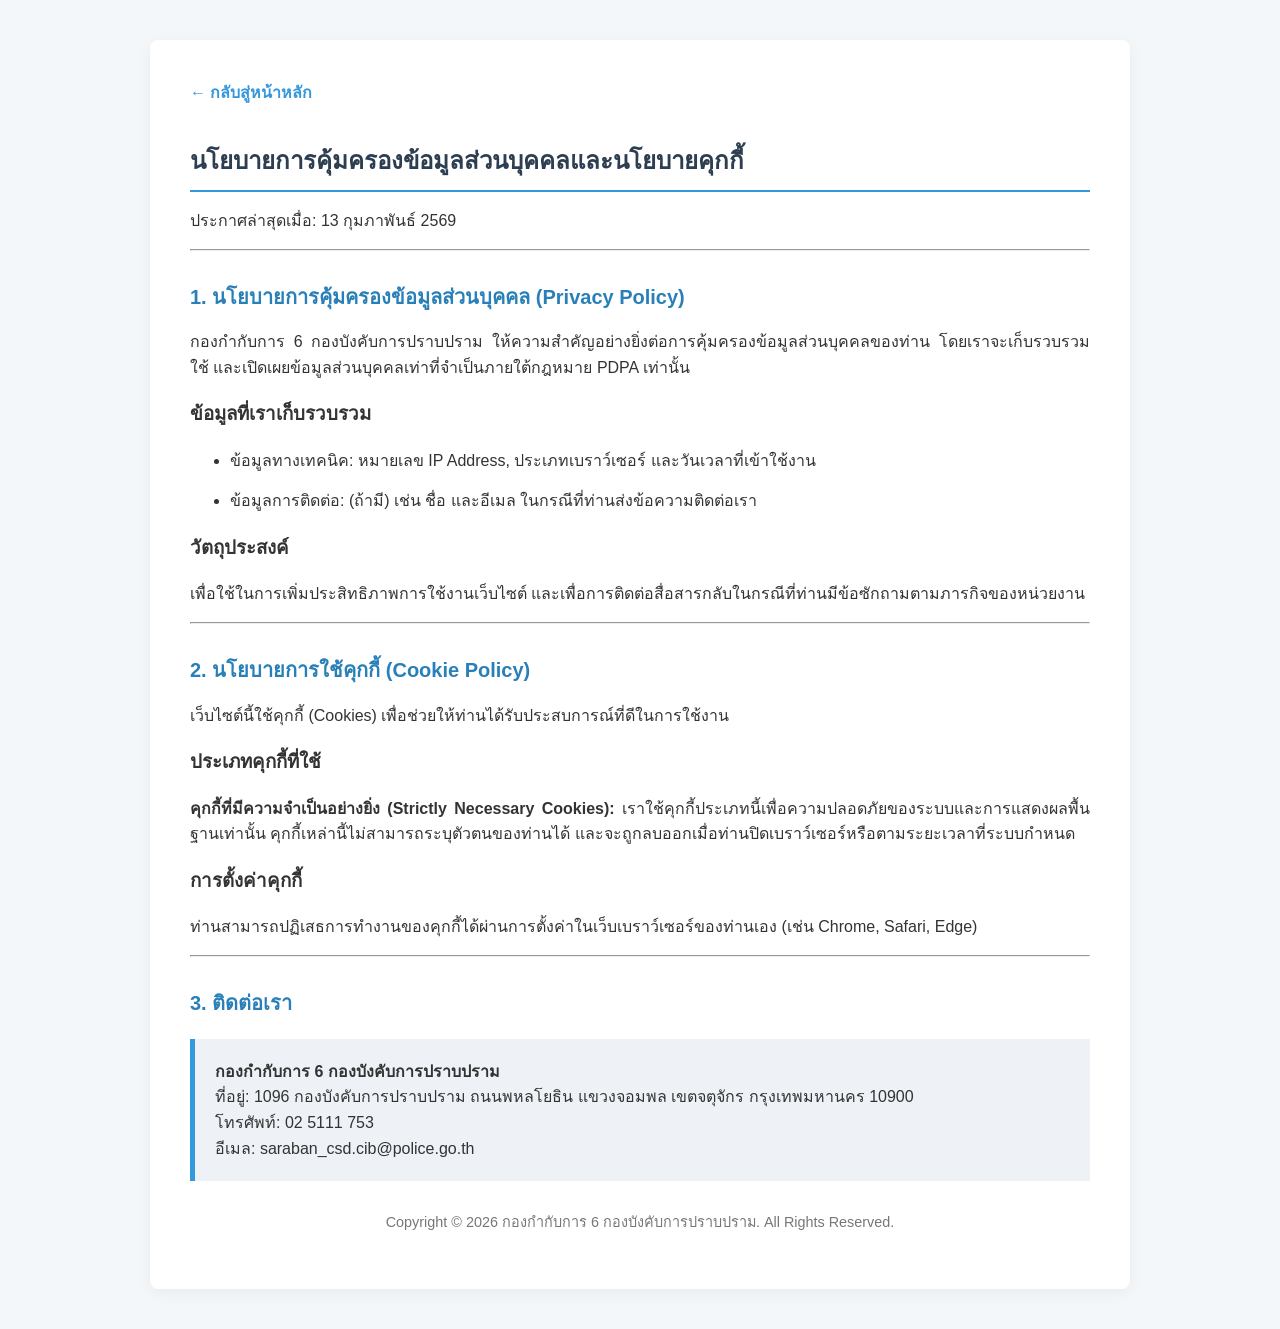
<file: templates/privacy_policy.html>
<!DOCTYPE html>
<html lang="th">

<head>
    <meta charset="UTF-8">
    <meta name="viewport" content="width=device-width, initial-scale=1.0">
    <title>นโยบายความเป็นส่วนตัวและคุกกี้ - กองกำกับการ 6 กองบังคับการปราบปราม</title>
    <style>
        body {
            font-family: 'Sarabun', sans-serif;
            /* แนะนำให้ต่อ Google Fonts */
            line-height: 1.6;
            color: #333;
            margin: 0;
            padding: 0;
            background-color: #f4f7f9;
        }

        .container {
            max-width: 900px;
            margin: 40px auto;
            background: #fff;
            padding: 40px;
            box-shadow: 0 4px 15px rgba(0, 0, 0, 0.05);
            border-radius: 8px;
        }

        h1 {
            color: #2c3e50;
            border-bottom: 2px solid #3498db;
            padding-bottom: 10px;
            font-size: 24px;
        }

        h2 {
            color: #2980b9;
            margin-top: 30px;
            font-size: 20px;
        }

        p,
        li {
            margin-bottom: 15px;
            text-align: justify;
        }

        .contact-info {
            background-color: #eef2f7;
            padding: 20px;
            border-left: 5px solid #3498db;
            margin-top: 20px;
        }

        .btn-back {
            display: inline-block;
            margin-bottom: 20px;
            text-decoration: none;
            color: #3498db;
            font-weight: bold;
        }

        @media (max-width: 600px) {
            .container {
                margin: 10px;
                padding: 20px;
            }

            h1 {
                font-size: 20px;
            }

            h2 {
                font-size: 17px;
            }
        }
    </style>
</head>

<body>

    <div class="container">
        <a href="{{ url_for('index') }}" class="btn-back">← กลับสู่หน้าหลัก</a>

        <h1>นโยบายการคุ้มครองข้อมูลส่วนบุคคลและนโยบายคุกกี้</h1>
        <p>ประกาศล่าสุดเมื่อ: 13 กุมภาพันธ์ 2569</p>

        <hr>

        <h2>1. นโยบายการคุ้มครองข้อมูลส่วนบุคคล (Privacy Policy)</h2>
        <p>กองกำกับการ 6 กองบังคับการปราบปราม ให้ความสำคัญอย่างยิ่งต่อการคุ้มครองข้อมูลส่วนบุคคลของท่าน
            โดยเราจะเก็บรวบรวม ใช้ และเปิดเผยข้อมูลส่วนบุคคลเท่าที่จำเป็นภายใต้กฎหมาย PDPA เท่านั้น</p>

        <h3>ข้อมูลที่เราเก็บรวบรวม</h3>
        <ul>
            <li>ข้อมูลทางเทคนิค: หมายเลข IP Address, ประเภทเบราว์เซอร์ และวันเวลาที่เข้าใช้งาน</li>
            <li>ข้อมูลการติดต่อ: (ถ้ามี) เช่น ชื่อ และอีเมล ในกรณีที่ท่านส่งข้อความติดต่อเรา</li>
        </ul>

        <h3>วัตถุประสงค์</h3>
        <p>เพื่อใช้ในการเพิ่มประสิทธิภาพการใช้งานเว็บไซต์
            และเพื่อการติดต่อสื่อสารกลับในกรณีที่ท่านมีข้อซักถามตามภารกิจของหน่วยงาน</p>

        <hr>

        <h2>2. นโยบายการใช้คุกกี้ (Cookie Policy)</h2>
        <p>เว็บไซต์นี้ใช้คุกกี้ (Cookies) เพื่อช่วยให้ท่านได้รับประสบการณ์ที่ดีในการใช้งาน</p>

        <h3>ประเภทคุกกี้ที่ใช้</h3>
        <p><strong>คุกกี้ที่มีความจำเป็นอย่างยิ่ง (Strictly Necessary Cookies):</strong>
            เราใช้คุกกี้ประเภทนี้เพื่อความปลอดภัยของระบบและการแสดงผลพื้นฐานเท่านั้น
            คุกกี้เหล่านี้ไม่สามารถระบุตัวตนของท่านได้ และจะถูกลบออกเมื่อท่านปิดเบราว์เซอร์หรือตามระยะเวลาที่ระบบกำหนด
        </p>

        <h3>การตั้งค่าคุกกี้</h3>
        <p>ท่านสามารถปฏิเสธการทำงานของคุกกี้ได้ผ่านการตั้งค่าในเว็บเบราว์เซอร์ของท่านเอง (เช่น Chrome, Safari, Edge)</p>

        <hr>

        <h2>3. ติดต่อเรา</h2>
        <div class="contact-info">
            <strong>กองกำกับการ 6 กองบังคับการปราบปราม</strong><br>
            ที่อยู่: 1096 กองบังคับการปราบปราม ถนนพหลโยธิน แขวงจอมพล เขตจตุจักร กรุงเทพมหานคร 10900<br>
            โทรศัพท์: 02 5111 753<br>
            อีเมล: saraban_csd.cib@police.go.th
        </div>

        <p style="margin-top: 30px; font-size: 0.9em; color: #777; text-align: center;">
            Copyright © 2026 กองกำกับการ 6 กองบังคับการปราบปราม. All Rights Reserved.
        </p>
    </div>

</body>

</html>
</file>
